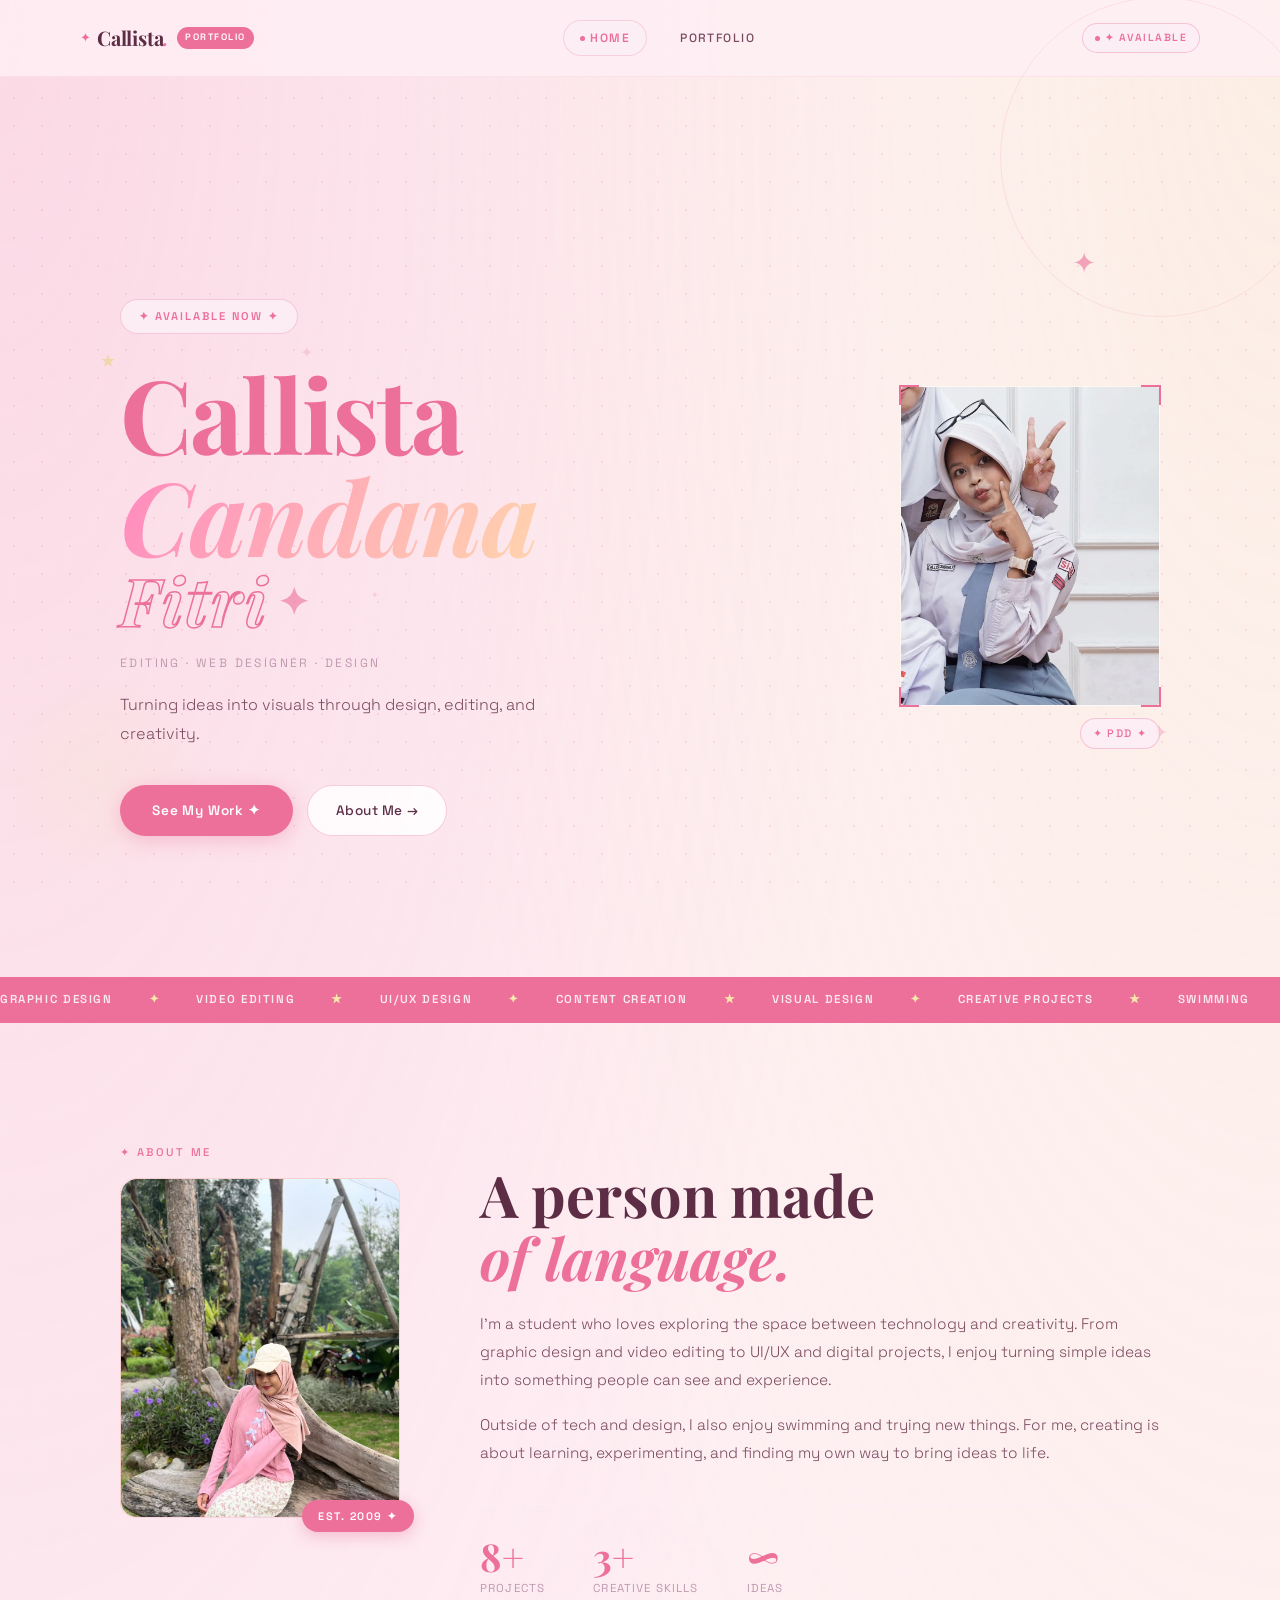
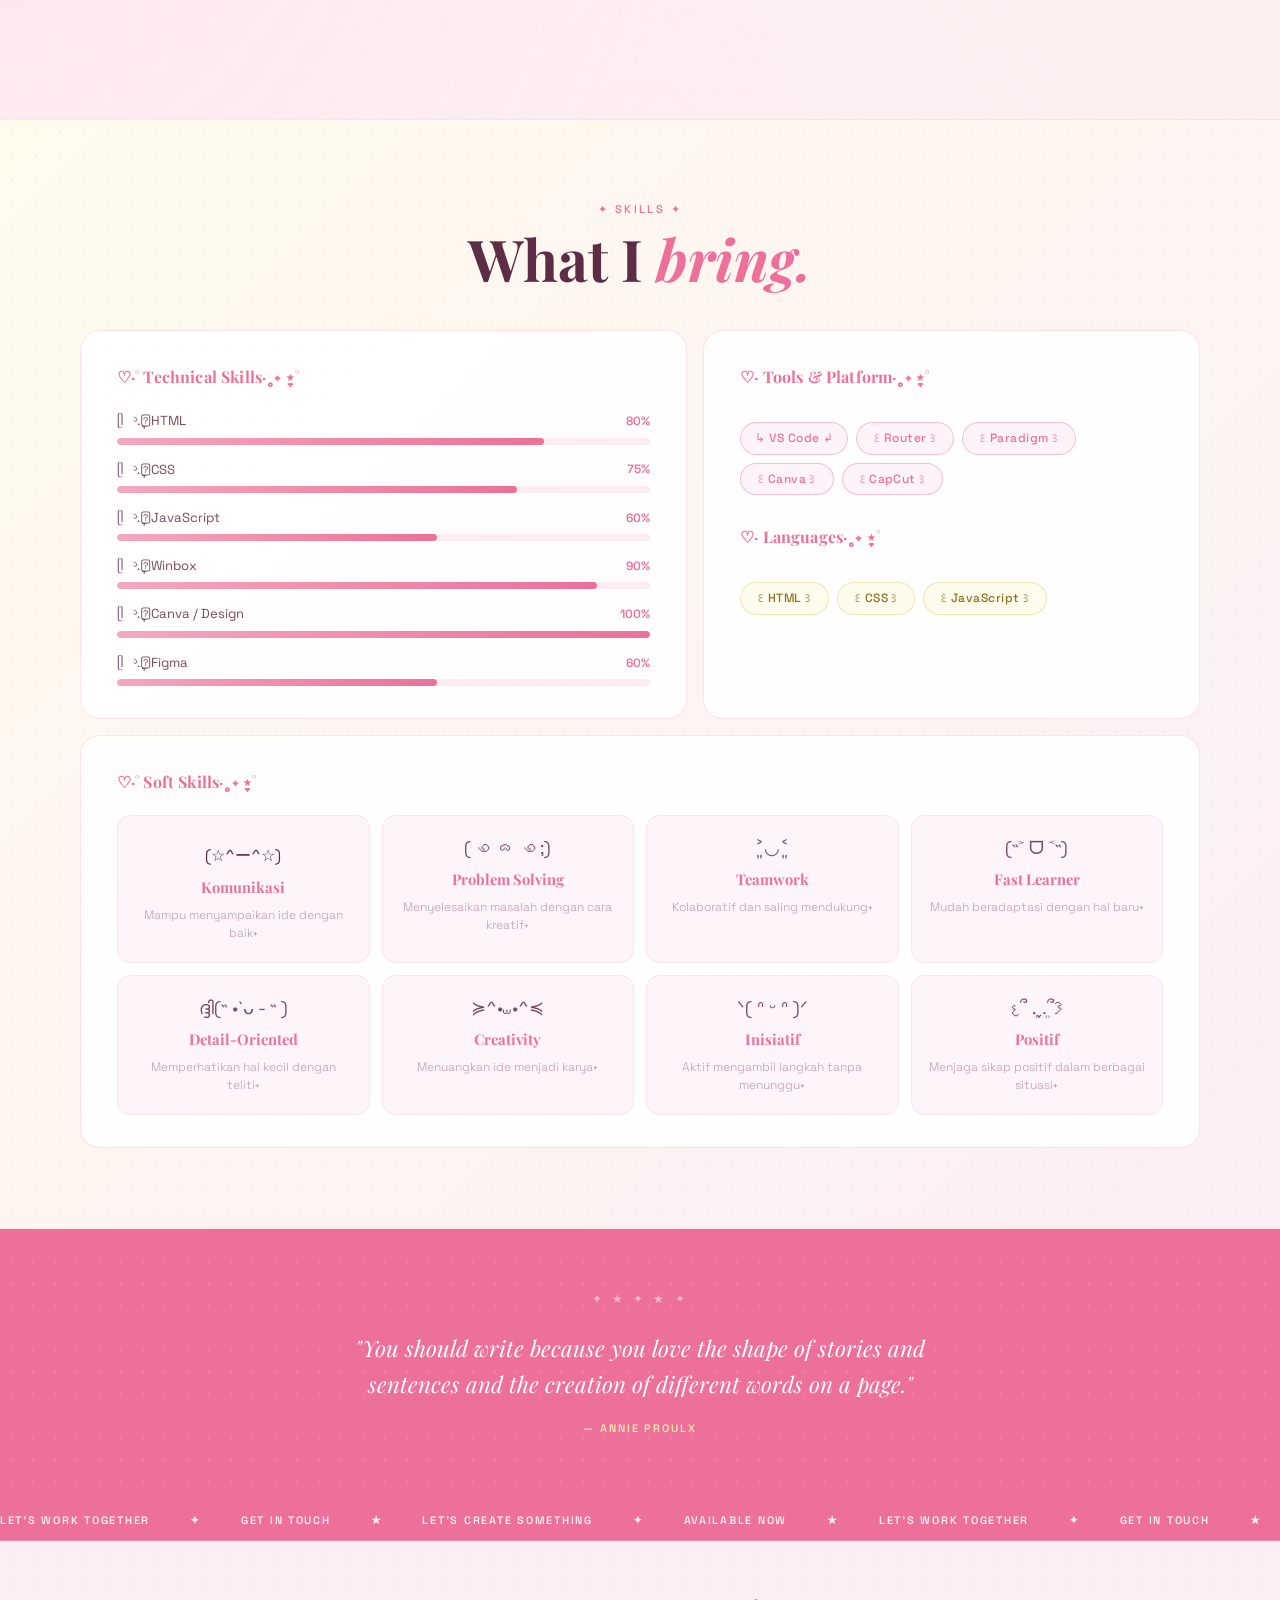
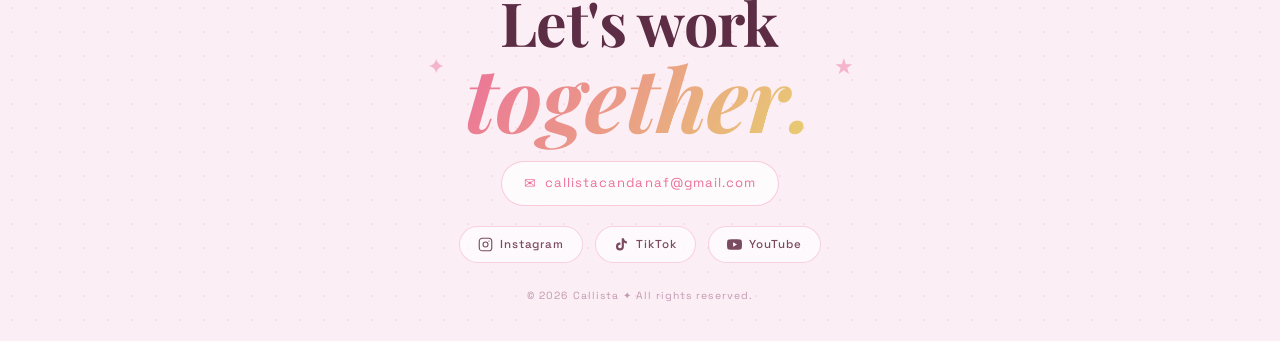
<file: index.html>
<!DOCTYPE html>
<html lang="en">
<head>
  <meta charset="UTF-8" />
  <meta name="viewport" content="width=device-width, initial-scale=1.0" />
  <title>✦ Home — My Portfolio</title>
  <link rel="preconnect" href="https://fonts.googleapis.com" />
  <link rel="preconnect" href="https://fonts.gstatic.com" crossorigin />
  <link href="https://fonts.googleapis.com/css2?family=Space+Grotesk:wght@300;400;500;600;700&family=Playfair+Display:ital,wght@0,700;1,400;1,700&display=swap" rel="stylesheet" />
  <link rel="stylesheet" href="style.css" />
</head>
<body>

  <!-- LOADING SCREEN -->
  <div id="loader">
    <div class="loader-bg"></div>
    <div class="loader-content">
      <div class="loader-stars">
        <span class="star s1">✦</span>
        <span class="star s2">★</span>
        <span class="star s3">✦</span>
        <span class="star s4">✩</span>
        <span class="star s5">★</span>
        <span class="star s6">✦</span>
      </div>
      <div class="loader-logo">
        <span class="loader-name">Callista</span>
        <span class="loader-sub">✦ Portfolio ✦</span>
      </div>
      <div class="loader-bar-wrap">
        <div class="loader-bar">
          <div class="loader-bar-fill"></div>
        </div>
        <span class="loader-percent">0%</span>
      </div>
      <p class="loader-text">Loading your experience...</p>
    </div>
  </div>

  <!-- NAVBAR -->
  <nav class="navbar">
    <div class="nav-logo">
      <span class="nav-logo-star">✦</span>
      <span class="nav-logo-name">Callista<em>.</em></span>
      <span class="nav-logo-tag">portfolio</span>
    </div>
    <ul class="nav-links">
      <li><a href="index.html" class="active">
        <span class="nav-link-dot"></span>Home
      </a></li>
      <li><a href="portfolio.html">
        <span class="nav-link-dot"></span>Portfolio
      </a></li>
    </ul>
    <div class="nav-right">
      <span class="nav-badge">✦ Available</span>
      <button class="hamburger" aria-label="Toggle menu">
        <span></span><span></span><span></span>
      </button>
    </div>
  </nav>

  <!-- HERO -->
  <section id="home">
    <div class="hero">

      <div class="deco deco-star1">✦</div>
      <div class="deco deco-star2">★</div>
      <div class="deco deco-star3">✦</div>
      <div class="deco deco-circle1"></div>
      <div class="deco deco-circle2"></div>

      <div class="hero-inner">
        <div class="hero-left">
          <div class="hero-eyebrow">
            <span class="badge-y2k">✦ Available now ✦</span>
          </div>
          <h1 class="hero-name">
            <span class="hn-first">Callista</span>
            <span class="hn-second">Candana</span>
            <span class="hn-third">Fitri<span class="hn-dot">✦</span></span>
          </h1>
          <p class="hero-role">Editing · Web Designer · Design</p>
          <p class="hero-desc">Turning ideas into visuals through design, editing, and creativity.</p>
          <div class="hero-ctas">
            <a href="portfolio.html" class="btn-y2k">See My Work ✦</a>
            <a href="#about" class="btn-ghost">About Me →</a>
          </div>
        </div>
        <div class="hero-right">
          <div class="hero-img-frame">
            <div class="hero-img-inner">
              <img src="foto/foto1.jpg" alt="Your Photo" />
            </div>
            <div class="frame-corner fc-tl"></div>
            <div class="frame-corner fc-tr"></div>
            <div class="frame-corner fc-bl"></div>
            <div class="frame-corner fc-br"></div>
          </div>
          <div class="hero-img-tags">
            <span class="img-tag">✦ PDD ✦</span>
          </div>
        </div>
      </div>

      <!-- MARQUEE -->
      <!-- MARQUEE -->
    </div><!-- end .hero -->

    <div class="marquee-wrap">
      <div class="marquee-track">
        <span>Graphic Design</span><span class="mx">✦</span>
        <span>Video Editing</span><span class="mx">★</span>
        <span>UI/UX Design</span><span class="mx">✦</span>
        <span>Content Creation</span><span class="mx">★</span>
        <span>Visual Design</span><span class="mx">✦</span>
        <span>Creative Projects</span><span class="mx">★</span>
        <span>Swimming</span><span class="mx">✦</span>
        <span>Graphic Design</span><span class="mx">✦</span>
        <span>Video Editing</span><span class="mx">★</span>
        <span>UI/UX Design</span><span class="mx">✦</span>
        <span>Content Creation</span><span class="mx">★</span>
        <span>Visual Design</span><span class="mx">✦</span>
        <span>Creative Projects</span><span class="mx">★</span>
        <span>Swimming</span><span class="mx">✦</span>
        <span>Graphic Design</span><span class="mx">✦</span>
        <span>Video Editing</span><span class="mx">★</span>
        <span>UI/UX Design</span><span class="mx">✦</span>
        <span>Content Creation</span><span class="mx">★</span>
        <span>Visual Design</span><span class="mx">✦</span>
        <span>Creative Projects</span><span class="mx">★</span>
        <span>Swimming</span><span class="mx">✦</span>
        <span>Graphic Design</span><span class="mx">✦</span>
        <span>Video Editing</span><span class="mx">★</span>
        <span>UI/UX Design</span><span class="mx">✦</span>
        <span>Content Creation</span><span class="mx">★</span>
        <span>Visual Design</span><span class="mx">✦</span>
        <span>Creative Projects</span><span class="mx">★</span>
        <span>Swimming</span><span class="mx">✦</span>
      </div>
    </div>
  </section>

  <!-- ABOUT -->
  <section id="about">
    <div class="about">
      <div class="about-left reveal">
        <p class="sec-tag">✦ About Me</p>
        <div class="about-photo-wrap">
          <div class="about-photo">
            <img src="foto/foto2.jpg" alt="About Me Photo" />
          </div>
          <div class="about-photo-badge">est. 2009 ✦</div>
        </div>
      </div>
      <div class="about-right reveal">
        <h2>A person made<br/><em>of language.</em></h2>
        <p>I’m a student who loves exploring the space between technology and creativity. From graphic design and video editing to UI/UX and digital projects, I enjoy turning simple ideas into something people can see and experience.</p>
        <p>Outside of tech and design, I also enjoy swimming and trying new things. For me, creating is about learning, experimenting, and finding my own way to bring ideas to life.</p>
        <div class="stat-row">
          <div class="stat">
            <strong class="stat-count">10+</strong>
            <span>Projects</span>
          </div>
          <div class="stat">
            <strong class="stat-count">4+</strong>
            <span>Creative Skills</span>
          </div>
          <div class="stat">
            <strong class="stat-infinity">∞</strong>
            <span>Ideas</span>
          </div>
        </div>
      </div>
    </div>
  </section>

  <!-- SKILLS -->
  <section id="skills">
    <div class="skills">
      <div class="skills-header">
        <p class="sec-tag">✦ Skills ✦</p>
        <h2 class="skills-title">What I <em>bring.</em></h2>
      </div>

      <!-- TOP ROW -->
      <div class="sk-top-row">

        <!-- Technical Skills (progress bars) -->
        <div class="sk-box sk-box-tech reveal">
          <h3 class="sk-box-title">♡·˚Technical Skills·˳˖ ִֶָ⋆˚</h3>
          <div class="sk-bars">
            <div class="sk-bar-item">
              <div class="sk-bar-label"><span>ᥫ᭡.ִֶָ𓂃HTML</span><span class="sk-pct">80%</span></div>
              <div class="sk-bar-track"><div class="sk-bar-fill" data-w="80"></div></div>
            </div>
            <div class="sk-bar-item">
              <div class="sk-bar-label"><span>ᥫ᭡.ִֶָ𓂃CSS</span><span class="sk-pct">75%</span></div>
              <div class="sk-bar-track"><div class="sk-bar-fill" data-w="75"></div></div>
            </div>
            <div class="sk-bar-item">
              <div class="sk-bar-label"><span>ᥫ᭡.ִֶָ𓂃JavaScript</span><span class="sk-pct">60%</span></div>
              <div class="sk-bar-track"><div class="sk-bar-fill" data-w="60"></div></div>
            </div>
            <div class="sk-bar-item">
              <div class="sk-bar-label"><span>ᥫ᭡.ִֶָ𓂃Winbox</span><span class="sk-pct">90%</span></div>
              <div class="sk-bar-track"><div class="sk-bar-fill" data-w="90"></div></div>
            </div>
            <div class="sk-bar-item">
              <div class="sk-bar-label"><span>ᥫ᭡.ִֶָ𓂃Canva / Design</span><span class="sk-pct">100%</span></div>
              <div class="sk-bar-track"><div class="sk-bar-fill" data-w="100"></div></div>
            </div>
            <div class="sk-bar-item">
              <div class="sk-bar-label"><span>ᥫ᭡.ִֶָ𓂃Figma</span><span class="sk-pct">60%</span></div>
              <div class="sk-bar-track"><div class="sk-bar-fill" data-w="60"></div></div>
            </div>
          </div>
        </div>

        <!-- Tools & Languages (tags) -->
        <div class="sk-box sk-box-right reveal">
          <div class="sk-tag-group">
            <h3 class="sk-box-title">♡· Tools &amp; Platform·˳˖ ִֶָ⋆˚</h3>
            <div class="sk-tags">
              <span class="sk-tag">↳ VS Code ↲</span>
              <span class="sk-tag">꒰Router꒱</span>
              <span class="sk-tag">꒰Paradigm꒱</span>
              <span class="sk-tag">꒰Canva꒱</span>
              <span class="sk-tag">꒰CapCut꒱</span>
            </div>
          </div>
          <div class="sk-tag-group">
            <h3 class="sk-box-title">♡· Languages·˳˖ ִֶָ⋆˚</h3>
            <div class="sk-tags">
              <span class="sk-tag sk-tag-lang">꒰HTML꒱</span>
              <span class="sk-tag sk-tag-lang">꒰CSS꒱</span>
              <span class="sk-tag sk-tag-lang">꒰JavaScript꒱</span>
            </div>
          </div>
        </div>

      </div>

      <!-- SOFT SKILLS -->
      <div class="sk-soft-wrap reveal">
        <h3 class="sk-box-title sk-soft-title">♡·˚Soft Skills·˳˖ ִֶָ⋆˚</h3>
        <div class="sk-soft-grid">
          <div class="sk-soft-card">
            <span class="sk-kaomoji"></span>(☆^ー^☆)</span>
            <strong>Komunikasi</strong>
            <p>Mampu menyampaikan ide dengan baik˖</p>
          </div>
          <div class="sk-soft-card">
            <span class="sk-kaomoji">( ꩜ ᯅ ꩜;)⁭⁭</span>
            <strong>Problem Solving</strong>
            <p>Menyelesaikan masalah dengan cara kreatif˖</p>
          </div>
          <div class="sk-soft-card">
            <span class="sk-kaomoji">˃͈◡˂͈</span>
            <strong>Teamwork</strong>
            <p>Kolaboratif dan saling mendukung˖</p>
          </div>
          <div class="sk-soft-card">
            <span class="sk-kaomoji">(˵˃ ᗜ ˂˵)</span>
            <strong>Fast Learner</strong>
            <p>Mudah beradaptasi dengan hal baru˖</p>
          </div>
          <div class="sk-soft-card">
            <span class="sk-kaomoji">ദ്ദി(˵ •̀ ᴗ - ˵ )</span>
            <strong>Detail-Oriented</strong>
            <p>Memperhatikan hal kecil dengan teliti˖</p>
          </div>
          <div class="sk-soft-card">
            <span class="sk-kaomoji">≽^•⩊•^≼</span>
            <strong>Creativity</strong>
            <p>Menuangkan ide menjadi karya˖</p>
          </div>
          <div class="sk-soft-card">
            <span class="sk-kaomoji">ᐠ( ᐢ ᵕ ᐢ )ᐟ</span>
            <strong>Inisiatif</strong>
            <p>Aktif mengambil langkah tanpa menunggu˖</p>
          </div>
          <div class="sk-soft-card">
            <span class="sk-kaomoji">𐔌՞ ܸ.ˬ.ܸ՞𐦯</span>
            <strong>Positif</strong>
            <p>Menjaga sikap positif dalam berbagai situasi˖</p>
          </div>
        </div>
      </div>

    </div>
  </section>

  <!-- QUOTE -->
  <section id="quote">
    <div class="quote-section">
      <div class="quote-stars">✦ ★ ✦ ★ ✦</div>
      <blockquote>
        "You should write because you love the shape of stories and sentences and the creation of different words on a page."
      </blockquote>
      <cite>— Annie Proulx</cite>
    </div>
  </section>

  <!-- FOOTER -->
  <footer class="footer">

    <!-- Y2K marquee strip -->
    <div class="footer-marquee">
      <div class="footer-marquee-track">
        <span>Let's work together</span><span class="fmx">✦</span>
        <span>Get in touch</span><span class="fmx">★</span>
        <span>Let's create something</span><span class="fmx">✦</span>
        <span>Available now</span><span class="fmx">★</span>
        <span>Let's work together</span><span class="fmx">✦</span>
        <span>Get in touch</span><span class="fmx">★</span>
        <span>Let's create something</span><span class="fmx">✦</span>
        <span>Available now</span><span class="fmx">★</span>
        <span>Let's work together</span><span class="fmx">✦</span>
        <span>Get in touch</span><span class="fmx">★</span>
        <span>Let's create something</span><span class="fmx">✦</span>
        <span>Available now</span><span class="fmx">★</span>
        <span>Let's work together</span><span class="fmx">✦</span>
        <span>Get in touch</span><span class="fmx">★</span>
        <span>Let's create something</span><span class="fmx">✦</span>
        <span>Available now</span><span class="fmx">★</span>
      </div>
    </div>

    <div class="footer-main">
      <!-- big Y2K heading -->
      <div class="footer-heading-wrap">
        <span class="footer-star-l">✦</span>
        <h2 class="footer-cta">
          <span class="fct-line1">Let's work</span>
          <span class="fct-line2"><em>together.</em></span>
        </h2>
        <span class="footer-star-r">★</span>
      </div>

      <!-- email pill -->
      <a href="mailto:youremail@email.com" class="footer-email">
        <span class="footer-email-icon">✉</span>
        callistacandanaf@gmail.com
      </a>

      <!-- social links -->
      <div class="footer-links">
        <a href="https://www.instagram.com/callistacandana._" target="_blank" rel="noopener" aria-label="Instagram" class="footer-social">
          <svg xmlns="http://www.w3.org/2000/svg" viewBox="0 0 24 24" fill="none" stroke="currentColor" stroke-width="1.8" stroke-linecap="round" stroke-linejoin="round">
            <rect x="2" y="2" width="20" height="20" rx="5" ry="5"/>
            <circle cx="12" cy="12" r="4"/>
            <circle cx="17.5" cy="6.5" r="1" fill="currentColor" stroke="none"/>
          </svg>
          <span>Instagram</span>
        </a>
        <a href="https://www.tiktok.com/@callistaacf" target="_blank" rel="noopener" aria-label="TikTok" class="footer-social">
          <svg xmlns="http://www.w3.org/2000/svg" viewBox="0 0 24 24" fill="currentColor">
            <path d="M19.59 6.69a4.83 4.83 0 0 1-3.77-4.25V2h-3.45v13.67a2.89 2.89 0 0 1-2.88 2.5 2.89 2.89 0 0 1-2.89-2.89 2.89 2.89 0 0 1 2.89-2.89c.28 0 .54.04.79.1V9.01a6.33 6.33 0 0 0-.79-.05 6.34 6.34 0 0 0-6.34 6.34 6.34 6.34 0 0 0 6.34 6.34 6.34 6.34 0 0 0 6.33-6.34V8.69a8.18 8.18 0 0 0 4.78 1.52V6.75a4.85 4.85 0 0 1-1.01-.06z"/>
          </svg>
          <span>TikTok</span>
        </a>
        <a href="https://youtube.com/@callistacandana" target="_blank" rel="noopener" aria-label="YouTube" class="footer-social">
          <svg xmlns="http://www.w3.org/2000/svg" viewBox="0 0 24 24" fill="currentColor">
            <path d="M23.5 6.19a3.02 3.02 0 0 0-2.12-2.14C19.54 3.5 12 3.5 12 3.5s-7.54 0-9.38.55A3.02 3.02 0 0 0 .5 6.19 31.58 31.58 0 0 0 0 12a31.58 31.58 0 0 0 .5 5.81 3.02 3.02 0 0 0 2.12 2.14C4.46 20.5 12 20.5 12 20.5s7.54 0 9.38-.55a3.02 3.02 0 0 0 2.12-2.14A31.58 31.58 0 0 0 24 12a31.58 31.58 0 0 0-.5-5.81zM9.75 15.5V8.5l6.25 3.5-6.25 3.5z"/>
          </svg>
          <span>YouTube</span>
        </a>
      </div>

      <p class="footer-copy">© 2026 Callista ✦ All rights reserved.</p>
    </div>

  </footer>

  <script src="loading.js"></script>
  <script src="main.js"></script>
  <script src="home.js"></script>
</body>
</html>
</file>
<file: style.css>
/* ===========================
   VARIABLES & RESET
=========================== */
:root {
  --pink:        #EC709A;
  --pink-light:  #F4A7C0;
  --pink-pale:   #FCEEF5;
  --yellow:      #F5E8AA;
  --yellow-dark: #E8D070;
  --yellow-pale: #FFFBEC;
  --white:       #FFFFFF;
  --off-white:   #FEF9F5;
  --dark:        #5C2D45;   /* mauve medium — tidak terlalu gelap */
  --mid:         #7A4A60;
  --lite:        #C09AB0;

  --font-main:  'Space Grotesk', sans-serif;
  --font-serif: 'Playfair Display', serif;

  --pad-x:  80px;
  --max-w:  1200px;
  --radius: 16px;
  --trans:  0.3s cubic-bezier(0.25, 0.8, 0.25, 1);
}

*, *::before, *::after { margin: 0; padding: 0; box-sizing: border-box; }
html { scroll-behavior: smooth; }

body {
  font-family: var(--font-main);
  color: var(--dark);
  line-height: 1.7;
  overflow-x: hidden;
  min-height: 100vh;
}

/* ── Y2K BACKGROUND (home page) ── */
body:not(.port-page) {
  background-color: #FEF0F5;
  background-image:
    radial-gradient(ellipse at 0%   0%,   rgba(236,112,154,0.18) 0%, transparent 50%),
    radial-gradient(ellipse at 100% 0%,   rgba(245,232,170,0.22) 0%, transparent 50%),
    radial-gradient(ellipse at 50%  100%, rgba(236,112,154,0.10) 0%, transparent 45%);
  /* removed background-attachment:fixed — causes repaint on scroll */
}

/* dot-grid overlay */
body:not(.port-page)::before {
  content: '';
  position: fixed; inset: 0; z-index: 0;
  background-image: radial-gradient(circle, rgba(236,112,154,0.16) 1px, transparent 1px);
  background-size: 28px 28px;
  pointer-events: none;
}

/* push all direct children above dot-grid */
body:not(.port-page) > * { position: relative; z-index: 1; }

/* spotlight overlay sits above bg but below all content */
body .spotlight-overlay { z-index: 2; }
body > nav,
body > section,
body > .hc-dot,
body > .hc-ring { position: relative; z-index: 3; }

/* loader must stay fixed fullscreen — never override it */
#loader { position: fixed !important; z-index: 9999 !important; }
/* ===========================
   LOADING SCREEN
=========================== */
#loader {
  position: fixed; inset: 0; z-index: 9999;
  display: flex; align-items: center; justify-content: center;
  transition: opacity 0.7s ease, transform 0.7s ease;
}

#loader.hide { opacity: 0; transform: scale(1.04); pointer-events: none; }

.loader-bg {
  position: absolute; inset: 0;
  background: #2A1020;
  background-image:
    radial-gradient(ellipse at 20% 30%, rgba(236,112,154,0.35) 0%, transparent 55%),
    radial-gradient(ellipse at 80% 70%, rgba(245,232,170,0.20) 0%, transparent 55%);
}

.loader-content {
  position: relative; z-index: 1;
  display: flex; flex-direction: column;
  align-items: center; gap: 28px; text-align: center;
}

.loader-stars {
  position: absolute; width: 500px; height: 500px;
  top: 50%; left: 50%; transform: translate(-50%,-50%);
  pointer-events: none;
}

.star { position: absolute; font-size: 1.2rem; animation: star-spin 4s linear infinite; }
.s1 { top: 0;      left: 50%;  color: var(--pink);       animation-delay: 0s; }
.s2 { top: 15%;    right: 5%;  color: var(--yellow);     animation-delay: 0.4s; font-size: 0.9rem; }
.s3 { bottom: 10%; left: 8%;   color: var(--pink-light); animation-delay: 0.8s; }
.s4 { top: 30%;    left: 0;    color: var(--pink-light); animation-delay: 1.2s; font-size: 0.8rem; }
.s5 { bottom: 5%;  right: 10%; color: var(--yellow);     animation-delay: 1.6s; font-size: 1rem; }
.s6 { top: 60%;    right: 0;   color: var(--pink);       animation-delay: 2s;   font-size: 1.4rem; }

@keyframes star-spin {
  0%, 100% { transform: scale(1) rotate(0deg); opacity: 1; }
  50%       { transform: scale(1.5) rotate(180deg); opacity: 0.4; }
}

.loader-logo { display: flex; flex-direction: column; gap: 8px; align-items: center; }

.loader-name {
  font-family: var(--font-serif);
  font-size: 3rem; font-style: italic; font-weight: 700;
  background: linear-gradient(135deg, var(--pink) 0%, var(--pink-light) 50%, var(--yellow) 100%);
  -webkit-background-clip: text; -webkit-text-fill-color: transparent; background-clip: text;
}

.loader-sub { font-size: 0.75rem; letter-spacing: 0.28em; text-transform: uppercase; color: var(--pink-light); }

.loader-bar-wrap { display: flex; flex-direction: column; align-items: center; gap: 8px; width: 260px; }

.loader-bar {
  width: 100%; height: 3px;
  background: rgba(236,112,154,0.2); border-radius: 99px; overflow: hidden;
}

.loader-bar-fill {
  height: 100%; width: 0%;
  background: linear-gradient(90deg, var(--pink), var(--yellow));
  border-radius: 99px; transition: width 0.15s ease;
  box-shadow: 0 0 12px var(--pink);
}

.loader-percent { font-size: 0.72rem; letter-spacing: 0.14em; color: var(--pink); }

.loader-text { font-size: 0.72rem; letter-spacing: 0.2em; text-transform: uppercase; color: rgba(244,167,192,0.5); }

/* ===========================
   NAVBAR
=========================== */
.navbar {
  position: fixed; top: 0; left: 0; right: 0; z-index: 100;
  display: flex; align-items: center; justify-content: space-between;
  padding: 20px var(--pad-x);
  transition: background var(--trans), padding var(--trans), box-shadow var(--trans), border-color var(--trans);
  background: rgba(254,240,245,0.82);
  border-bottom: 1px solid rgba(236,112,154,0.1);
  /* will-change keeps navbar on its own compositing layer */
  will-change: padding, background;
}

.navbar.scrolled {
  background: rgba(254,240,245,0.96);
  /* removed backdrop-filter — causes scroll repaint */
  padding: 14px var(--pad-x);
  border-bottom-color: var(--pink-pale);
  box-shadow: 0 2px 20px rgba(236,112,154,0.08);
}

/* ── LOGO ── */
.nav-logo {
  display: flex; align-items: center; gap: 6px;
  text-decoration: none;
}

.nav-logo-star {
  font-size: 0.8rem; color: var(--pink);
  animation: float 3s ease-in-out infinite;
  display: inline-block;
}

.nav-logo-name {
  font-family: var(--font-serif);
  font-size: 1.25rem; font-weight: 700;
  color: var(--dark); letter-spacing: -0.01em;
  line-height: 1;
}

.nav-logo-name em {
  font-style: italic; color: var(--pink);
}

.nav-logo-tag {
  font-size: 0.58rem; font-weight: 600;
  letter-spacing: 0.16em; text-transform: uppercase;
  color: var(--white);
  background: var(--pink);
  padding: 3px 8px; border-radius: 50px;
  margin-left: 2px;
  align-self: center;
}

/* ── LINKS ── */
.nav-links { list-style: none; display: flex; gap: 6px; }

.nav-links a {
  text-decoration: none;
  display: inline-flex; align-items: center; gap: 5px;
  font-size: 0.75rem; font-weight: 500;
  letter-spacing: 0.12em; text-transform: uppercase;
  color: var(--mid);
  padding: 7px 16px; border-radius: 50px;
  border: 1px solid transparent;
  transition: all var(--trans);
}

.nav-link-dot {
  width: 5px; height: 5px; border-radius: 50%;
  background: var(--pink-pale);
  display: inline-block; flex-shrink: 0;
  transition: background var(--trans), transform var(--trans);
}

.nav-links a:hover {
  color: var(--pink);
  background: var(--pink-pale);
  border-color: rgba(236,112,154,0.2);
}

.nav-links a:hover .nav-link-dot {
  background: var(--pink);
  transform: scale(1.4);
}

.nav-links a.active {
  color: var(--pink);
  background: var(--pink-pale);
  border-color: rgba(236,112,154,0.25);
  font-weight: 600;
}

.nav-links a.active .nav-link-dot {
  background: var(--pink);
}

/* ── RIGHT SIDE ── */
.nav-right {
  display: flex; align-items: center; gap: 12px;
}

.nav-badge {
  font-size: 0.65rem; font-weight: 600;
  letter-spacing: 0.14em; text-transform: uppercase;
  color: var(--pink);
  border: 1px solid rgba(236,112,154,0.35);
  padding: 5px 12px; border-radius: 50px;
  background: rgba(252,238,245,0.8);
  white-space: nowrap;
}

/* pulse dot in badge */
.nav-badge::before {
  content: '';
  display: inline-block;
  width: 5px; height: 5px; border-radius: 50%;
  background: var(--pink);
  margin-right: 5px;
  animation: pulse 2s ease-in-out infinite;
  vertical-align: middle;
}

@keyframes pulse {
  0%, 100% { opacity: 1; transform: scale(1); }
  50%       { opacity: 0.4; transform: scale(0.7); }
}

.hamburger {
  display: none; flex-direction: column; gap: 5px;
  background: none; border: none; cursor: pointer; padding: 4px;
}

.hamburger span {
  display: block; width: 22px; height: 1.5px; background: var(--dark);
  transition: transform var(--trans), opacity var(--trans);
}

.hamburger.is-open span:nth-child(1) { transform: translateY(6.5px) rotate(45deg); }
.hamburger.is-open span:nth-child(2) { opacity: 0; }
.hamburger.is-open span:nth-child(3) { transform: translateY(-6.5px) rotate(-45deg); }

/* ===========================
   UTILITIES
=========================== */
.sec-tag {
  display: block; font-size: 0.7rem; font-weight: 500;
  letter-spacing: 0.22em; text-transform: uppercase;
  color: var(--pink); margin-bottom: 16px;
}
.sec-tag.center { text-align: center; }

h2 {
  font-family: var(--font-serif);
  font-size: clamp(2.2rem, 4.5vw, 3.6rem);
  font-weight: 700; line-height: 1.1; color: var(--dark); margin-bottom: 20px;
}
h2 em { font-style: italic; color: var(--pink); }

.btn-y2k {
  display: inline-flex; align-items: center; gap: 8px;
  padding: 14px 32px; background: var(--pink); color: var(--white);
  border: none; border-radius: 50px; font-family: var(--font-main);
  font-size: 0.85rem; font-weight: 600; letter-spacing: 0.06em;
  text-decoration: none; cursor: pointer;
  position: relative; overflow: hidden;
  transition: transform var(--trans), box-shadow var(--trans);
  box-shadow: 0 4px 20px rgba(236,112,154,0.35);
}
.btn-y2k::before {
  content: ''; position: absolute; top: 0; left: -100%;
  width: 100%; height: 100%;
  background: linear-gradient(90deg, transparent, rgba(255,255,255,0.28), transparent);
  transition: left 0.5s ease;
}
.btn-y2k:hover { transform: translateY(-3px); box-shadow: 0 8px 32px rgba(236,112,154,0.5); }
.btn-y2k:hover::before { left: 100%; }
.btn-y2k.sm { padding: 10px 22px; font-size: 0.78rem; }

.btn-ghost {
  display: inline-flex; align-items: center; gap: 6px;
  padding: 13px 28px; background: rgba(255,255,255,0.85);
  color: var(--dark); border: 1.5px solid rgba(236,112,154,0.35);
  border-radius: 50px; font-family: var(--font-main);
  font-size: 0.85rem; font-weight: 500; letter-spacing: 0.04em;
  text-decoration: none;
  transition: all var(--trans);
}
.btn-ghost:hover { border-color: var(--pink); color: var(--pink); background: var(--pink-pale); }
.btn-ghost.sm { padding: 8px 18px; font-size: 0.78rem; }

.link-arrow {
  text-decoration: none; font-size: 0.82rem; font-weight: 500;
  color: var(--pink); letter-spacing: 0.06em;
  transition: letter-spacing var(--trans);
}
.link-arrow:hover { letter-spacing: 0.12em; }

.badge-y2k {
  display: inline-block; font-size: 0.7rem; font-weight: 600;
  letter-spacing: 0.18em; text-transform: uppercase;
  padding: 7px 18px; border-radius: 50px;
  background: rgba(252,238,245,0.95); color: var(--pink);
  border: 1px solid rgba(236,112,154,0.3);
}

.reveal {
  opacity: 0; transform: translateY(32px);
  transition: opacity 0.65s ease, transform 0.65s ease;
}
.reveal.revealed { opacity: 1; transform: translateY(0); }

/* ===========================
   HERO  (left-right layout — original)
=========================== */
#home { padding-top: 0; }

.hero {
  min-height: 100vh;
  padding: 0 var(--pad-x);
  max-width: var(--max-w);
  margin: 0 auto;
  position: relative;
  display: flex; flex-direction: column; justify-content: center;
  padding-top: 140px; padding-bottom: 60px;
}

/* decorative elements */
.deco { position: absolute; pointer-events: none; z-index: 0; }

.deco-star1 {
  font-size: 1.8rem; color: var(--pink);
  top: 18%; right: 12%;
  animation: float 4s ease-in-out infinite; opacity: 0.6;
}
.deco-star2 {
  font-size: 1.1rem; color: var(--yellow-dark);
  top: 30%; left: 5%;
  animation: float 5s ease-in-out infinite reverse; opacity: 0.5;
}
.deco-star3 {
  font-size: 1.4rem; color: var(--pink-light);
  bottom: 25%; right: 6%;
  animation: float 3.5s ease-in-out infinite; opacity: 0.55;
}
.deco-circle1 {
  width: 320px; height: 320px; border-radius: 50%;
  border: 1px solid rgba(236,112,154,0.14);
  top: -80px; right: -80px;
}
.deco-circle2 {
  width: 200px; height: 200px; border-radius: 50%;
  background: radial-gradient(circle, rgba(245,232,170,0.14) 0%, transparent 70%);
  bottom: 100px; left: -40px;
}

@keyframes float {
  0%, 100% { transform: translateY(0) rotate(0deg); }
  50%       { transform: translateY(-12px) rotate(15deg); }
}

.hero-inner {
  display: flex; align-items: center; justify-content: space-between;
  gap: 60px; position: relative; z-index: 1;
}

.hero-left { flex: 1; max-width: 580px; }

.hero-eyebrow { margin-bottom: 28px; }

.hero-name {
  font-family: var(--font-serif);
  font-size: clamp(3.8rem, 8vw, 7rem);
  font-weight: 700; line-height: 1.0;
  color: var(--dark); margin-bottom: 20px;
  display: flex; flex-direction: column; gap: 0;
}

/* "Callista" — upright, pink solid, biggest */
.hn-first {
  font-style: normal;
  color: var(--pink);
  letter-spacing: -0.02em;
}

/* "Candana" — italic, gradient Sugar Rush palette */
.hn-second {
  font-style: italic;
  background: linear-gradient(120deg, #ff89bf 0%, #ffeea8 100%);
  -webkit-background-clip: text; -webkit-text-fill-color: transparent; background-clip: text;
  letter-spacing: -0.01em;
}

/* "Fitri" — smaller, outline pink */
.hn-third {
  font-style: italic;
  font-size: 0.65em;
  color: transparent;
  -webkit-text-stroke: 1.5px var(--pink);
  letter-spacing: 0.04em;
  display: flex; align-items: center; gap: 10px;
}

.hn-dot {
  font-size: 0.55em;
  color: var(--pink);
  -webkit-text-stroke: 0;
  font-style: normal;
  opacity: 0.6;
  animation: float 3s ease-in-out infinite;
  display: inline-block;
}

.hero-role { font-size: 0.75rem; letter-spacing: 0.2em; text-transform: uppercase; color: var(--lite); margin-bottom: 16px; }

.hero-desc { font-size: 1rem; color: var(--mid); font-weight: 300; line-height: 1.85; margin-bottom: 36px; max-width: 460px; }

.hero-ctas { display: flex; gap: 14px; flex-wrap: wrap; }

.hero-right {
  flex-shrink: 0;
  display: flex; flex-direction: column; align-items: flex-end; gap: 12px;
}

.hero-img-frame { position: relative; width: 260px; height: 320px; }

.hero-img-inner {
  width: 100%; height: 100%;
  background: linear-gradient(145deg, var(--pink-pale), rgba(245,232,170,0.35));
  border-radius: 4px;
  display: flex; align-items: center; justify-content: center;
  font-size: 0.78rem; letter-spacing: 0.1em; color: var(--lite); overflow: hidden;
  border: 1px solid rgba(255,255,255,0.6);
}

.hero-img-inner img {
  width: 100%; height: 100%;
  object-fit: cover; object-position: center top;
  display: block;
}

.frame-corner { position: absolute; width: 20px; height: 20px; border-color: var(--pink); border-style: solid; }
.fc-tl { top: -1px;    left: -1px;  border-width: 2px 0 0 2px; }
.fc-tr { top: -1px;    right: -1px; border-width: 2px 2px 0 0; }
.fc-bl { bottom: -1px; left: -1px;  border-width: 0 0 2px 2px; }
.fc-br { bottom: -1px; right: -1px; border-width: 0 2px 2px 0; }

.hero-img-tags { display: flex; gap: 8px; }

.img-tag {
  font-size: 0.68rem; font-weight: 500; letter-spacing: 0.12em;
  text-transform: uppercase; border: 1px solid rgba(236,112,154,0.35);
  color: var(--pink); padding: 5px 12px; border-radius: 50px;
  background: rgba(252,238,245,0.9);
}

/* MARQUEE */
.marquee-wrap {
  overflow: hidden;
  background: var(--pink);
  padding: 0; position: relative; z-index: 1;
}

.marquee-track {
  display: flex; gap: 36px; white-space: nowrap; width: max-content;
  animation: marquee 25s linear infinite; padding: 13px 0;
}

.marquee-track span {
  font-size: 0.72rem; font-weight: 600;
  letter-spacing: 0.14em; text-transform: uppercase; color: rgba(255,255,255,0.85);
}

.marquee-track .mx { color: var(--yellow); }

@keyframes marquee {
  0%   { transform: translateX(0); }
  100% { transform: translateX(-25%); }
}

/* ===========================
   ABOUT
=========================== */
.about {
  display: flex; gap: 80px;
  padding: 120px var(--pad-x); max-width: var(--max-w); margin: 0 auto;
  align-items: flex-start;
}

.about-left { flex: 0 0 280px; }

.about-photo-wrap { position: relative; margin-top: 16px; }

.about-photo {
  width: 100%; height: 340px;
  background: linear-gradient(145deg, var(--pink-pale), rgba(245,232,170,0.35));
  border: 1px solid rgba(236,112,154,0.2); border-radius: var(--radius);
  display: flex; align-items: center; justify-content: center;
  font-size: 0.78rem; letter-spacing: 0.1em; color: var(--lite);
  overflow: hidden;
}

.about-photo img {
  width: 100%; height: 100%;
  object-fit: cover; object-position: center top;
  display: block; border-radius: var(--radius);
}

.about-photo-badge {
  position: absolute; bottom: -14px; right: -14px;
  background: var(--pink); color: var(--white);
  font-size: 0.68rem; font-weight: 600; letter-spacing: 0.14em;
  text-transform: uppercase; padding: 7px 16px; border-radius: 50px;
  box-shadow: 0 4px 16px rgba(236,112,154,0.4);
}

.about-right { flex: 1; padding-top: 20px; }

.about-right p { font-size: 0.96rem; color: var(--mid); font-weight: 300; line-height: 1.85; margin-bottom: 16px; }

.stat-row {
  display: flex; gap: 48px; margin-top: 36px;
  padding-top: 32px; border-top: 1px solid var(--pink-pale);
}

.stat { display: flex; flex-direction: column; gap: 4px; }

.stat strong { font-family: var(--font-serif); font-size: 2.4rem; font-weight: 700; color: var(--pink); line-height: 1; }

/* projects & skills — bounce pulse, staggered */
.stat-count {
  display: inline-block;
  animation: statBounce 2.4s ease-in-out infinite;
}

.stat:nth-child(2) .stat-count {
  animation-delay: 0.4s;
}

@keyframes statBounce {
  0%   { transform: translateY(0)   scale(1);    color: var(--pink); }
  20%  { transform: translateY(-6px) scale(1.12); color: var(--pink-light); }
  40%  { transform: translateY(0)   scale(1);    color: var(--pink); }
  100% { transform: translateY(0)   scale(1);    color: var(--pink); }
}

/* infinity symbol — continuous pulse + scale animation */
.stat-infinity {
  display: inline-block;
  animation: infinityPulse 2s ease-in-out infinite;
  transform-origin: center;
}

@keyframes infinityPulse {
  0%   { transform: scale(1)    rotate(0deg);  color: var(--pink); }
  25%  { transform: scale(1.15) rotate(5deg);  color: var(--pink-light); }
  50%  { transform: scale(1)    rotate(0deg);  color: var(--pink); }
  75%  { transform: scale(1.15) rotate(-5deg); color: var(--pink-light); }
  100% { transform: scale(1)    rotate(0deg);  color: var(--pink); }
}

.stat span { font-size: 0.72rem; letter-spacing: 0.1em; text-transform: uppercase; color: var(--lite); }

/* ===========================
   SKILLS
=========================== */
.skills {
  padding: 80px var(--pad-x);
  position: relative; overflow: hidden;
  background: linear-gradient(135deg, rgba(255,251,236,0.97) 0%, rgba(252,238,245,0.97) 100%);
  border-top: 1px solid rgba(236,112,154,0.12);
  border-bottom: 1px solid rgba(236,112,154,0.12);
}

.skills::after {
  content: '';
  position: absolute; inset: 0; pointer-events: none;
  background-image: radial-gradient(circle, rgba(236,112,154,0.10) 1px, transparent 1px);
  background-size: 24px 24px;
}

.skills-header {
  text-align: center; margin-bottom: 40px; position: relative; z-index: 1;
}
.skills-header .sec-tag { margin-bottom: 8px; }
.skills-title { color: var(--dark); margin-bottom: 0; }
.skills-title em { color: var(--pink); }

/* ── TOP ROW ── */
.sk-top-row {
  display: grid;
  grid-template-columns: 1.1fr 0.9fr;
  gap: 16px;
  position: relative; z-index: 1;
  max-width: var(--max-w); margin: 0 auto 16px;
}

/* shared box */
.sk-box {
  background: rgba(255,255,255,0.88);
  border: 1px solid rgba(236,112,154,0.18);
  border-radius: 20px;
  padding: 32px 36px;
}

.sk-box-title {
  font-family: var(--font-serif);
  font-size: 1rem; font-weight: 700;
  color: var(--pink); margin-bottom: 20px;
  letter-spacing: 0.01em;
}

.sk-soft-title { color: var(--pink); }

/* ── PROGRESS BARS ── */
.sk-bars { display: flex; flex-direction: column; gap: 14px; }

.sk-bar-item { display: flex; flex-direction: column; gap: 5px; }

.sk-bar-label {
  display: flex; justify-content: space-between; align-items: center;
  font-size: 0.82rem; color: var(--mid); font-weight: 400;
}

.sk-pct { font-size: 0.75rem; color: var(--pink); font-weight: 600; }

.sk-bar-track {
  width: 100%; height: 7px;
  background: rgba(236,112,154,0.12);
  border-radius: 99px; overflow: hidden;
}

.sk-bar-fill {
  height: 100%; width: 0%;           /* animated by JS */
  background: linear-gradient(90deg, var(--pink-light), var(--pink));
  border-radius: 99px;
  transition: width 1.1s cubic-bezier(0.25, 1, 0.3, 1);
}

/* ── RIGHT BOX: tags ── */
.sk-box-right {
  display: flex; flex-direction: column; gap: 28px;
}

.sk-tag-group { display: flex; flex-direction: column; gap: 12px; }

.sk-tags { display: flex; flex-wrap: wrap; gap: 8px; }

.sk-tag {
  font-size: 0.75rem; font-weight: 500;
  color: var(--pink); letter-spacing: 0.04em;
  border: 1px solid rgba(236,112,154,0.4);
  border-radius: 50px; padding: 5px 14px;
  background: rgba(252,238,245,0.7);
  transition: background var(--trans), border-color var(--trans), transform var(--trans);
  cursor: default;
}
.sk-tag:hover {
  background: var(--pink); color: #fff;
  border-color: var(--pink); transform: translateY(-2px);
}

.sk-tag-lang {
  background: rgba(255,251,236,0.9);
  border-color: rgba(232,208,112,0.5);
  color: #8B7020;
}
.sk-tag-lang:hover { background: var(--yellow-dark); border-color: var(--yellow-dark); color: #fff; }

/* ── SOFT SKILLS ── */
.sk-soft-wrap {
  max-width: var(--max-w); margin: 0 auto;
  background: rgba(255,255,255,0.88);
  border: 1px solid rgba(236,112,154,0.18);
  border-radius: 20px; padding: 32px 36px;
  position: relative; z-index: 1;
}

.sk-soft-grid {
  display: grid;
  grid-template-columns: repeat(4, 1fr);
  gap: 12px;
}

.sk-soft-card {
  background: rgba(252,238,245,0.5);
  border: 1px solid rgba(236,112,154,0.12);
  border-radius: 14px; padding: 20px 16px;
  text-align: center; display: flex; flex-direction: column; gap: 6px;
  transition: transform var(--trans), box-shadow var(--trans), background var(--trans);
  overflow: hidden;
}
.sk-soft-card:hover {
  transform: translateY(-4px);
  box-shadow: 0 8px 24px rgba(236,112,154,0.14);
  background: rgba(252,238,245,0.9);
}

.sk-kaomoji {
  font-size: 1.1rem; display: block;
  color: var(--mid); line-height: 1.4;
  transition: transform 0.35s cubic-bezier(0.23,1,0.32,1);
}

/* slide kaomoji to the left on hover */
.sk-soft-card:hover .sk-kaomoji {
  transform: translateX(-6px);
}

.sk-soft-card strong {
  font-family: var(--font-serif);
  font-size: 0.92rem; font-weight: 700;
  color: var(--pink); display: block;
  transition: transform 0.35s cubic-bezier(0.23,1,0.32,1);
}

.sk-soft-card p {
  font-size: 0.75rem; color: var(--lite);
  font-weight: 300; line-height: 1.5; margin: 0;
  transition: transform 0.35s cubic-bezier(0.23,1,0.32,1);
}

/* zoom text slightly on hover */
.sk-soft-card:hover strong,
.sk-soft-card:hover p {
  transform: scale(1.04);
}

/* ── RESPONSIVE ── */
@media (max-width: 768px) {
  .sk-top-row { grid-template-columns: 1fr; }
  .sk-soft-grid { grid-template-columns: repeat(2, 1fr); }
}
@media (max-width: 480px) {
  .sk-soft-grid { grid-template-columns: repeat(2, 1fr); }
  .sk-box { padding: 24px 20px; }
  .sk-soft-wrap { padding: 24px 20px; }
}

/* ===========================
   QUOTE
=========================== */
.quote-section {
  padding: 60px var(--pad-x);
  text-align: center;
  background: var(--pink);
  position: relative; overflow: hidden;
}

.quote-section::before {
  content: ''; position: absolute; inset: 0; pointer-events: none;
  background-image: radial-gradient(circle, rgba(255,255,255,0.14) 1px, transparent 1px);
  background-size: 22px 22px;
}

.quote-stars {
  font-size: 0.75rem; color: rgba(255,255,255,0.5);
  letter-spacing: 0.3em; margin-bottom: 20px; position: relative; z-index: 1;
}

.quote-section blockquote {
  font-family: var(--font-serif);
  font-size: clamp(1rem, 2vw, 1.4rem); font-style: italic;
  color: #fff; line-height: 1.65; max-width: 640px; margin: 0 auto 16px;
  position: relative; z-index: 1;
}

.quote-section cite {
  display: block; font-family: var(--font-main); font-style: normal;
  font-size: 0.68rem; letter-spacing: 0.18em; text-transform: uppercase;
  color: var(--yellow); font-weight: 600; position: relative; z-index: 1;
}

/* ===========================
   FOOTER — Y2K style
=========================== */
.footer {
  background: var(--pink-pale);
  border-top: 2px solid var(--pink);
  position: relative;
  /* no overflow:hidden — it clips footer-main content */
}

.footer::before {
  content: ''; position: absolute; inset: 0; pointer-events: none;
  background-image: radial-gradient(circle, rgba(236,112,154,0.14) 1px, transparent 1px);
  background-size: 24px 24px;
  z-index: 0;
}

/* scrolling marquee strip */
.footer-marquee {
  background: var(--pink);
  overflow: hidden; padding: 11px 0;
  border-bottom: 1px solid rgba(255,255,255,0.2);
  position: relative; z-index: 1;
}

.footer-marquee-track {
  display: flex; gap: 40px; width: max-content; white-space: nowrap;
  animation: marquee 18s linear infinite;
}

.footer-marquee-track span {
  font-size: 0.68rem; font-weight: 600;
  letter-spacing: 0.16em; text-transform: uppercase;
  color: rgba(255,255,255,0.88);
}

.fmx { color: var(--yellow); }

/* main content */
.footer-main {
  padding: 52px var(--pad-x) 36px;
  text-align: center;
  position: relative; z-index: 2;
  display: flex; flex-direction: column; align-items: center; gap: 20px;
}

/* heading wrap with side stars */
.footer-heading-wrap {
  display: flex; align-items: center; justify-content: center;
  gap: 20px; width: 100%;
}

.footer-star-l,
.footer-star-r {
  font-size: 1.4rem; color: var(--pink);
  opacity: 0.45; flex-shrink: 0;
  animation: float 4s ease-in-out infinite;
}
.footer-star-r { animation-direction: reverse; }

.footer-cta {
  font-family: var(--font-serif);
  font-weight: 700; line-height: 0.95;
  color: var(--dark); margin: 0;
  display: flex; flex-direction: column; align-items: center; gap: 2px;
}

.fct-line1 {
  font-size: clamp(2rem, 5vw, 3.8rem);
  letter-spacing: -0.01em;
}

.fct-line2 {
  font-size: clamp(2.6rem, 7vw, 5.5rem);
  line-height: 1;
}

.fct-line2 em {
  font-style: italic;
  background: linear-gradient(120deg, var(--pink) 0%, var(--yellow-dark) 100%);
  -webkit-background-clip: text; -webkit-text-fill-color: transparent; background-clip: text;
}

/* email pill */
.footer-email {
  display: inline-flex; align-items: center; gap: 8px;
  text-decoration: none;
  font-size: 0.82rem; letter-spacing: 0.08em;
  color: var(--pink);
  background: rgba(255,255,255,0.75);
  border: 1.5px solid rgba(236,112,154,0.35);
  border-radius: 50px; padding: 9px 22px;
  transition: all var(--trans);
}
.footer-email:hover {
  background: var(--pink); color: #fff; border-color: var(--pink);
}
.footer-email-icon { font-size: 0.9rem; }

/* social links */
.footer-links {
  display: flex; gap: 12px; justify-content: center; flex-wrap: wrap;
}

.footer-social {
  text-decoration: none;
  display: inline-flex; align-items: center; gap: 7px;
  font-size: 0.72rem; font-weight: 500; letter-spacing: 0.08em;
  color: var(--mid);
  border: 1px solid rgba(236,112,154,0.3);
  padding: 8px 18px; border-radius: 50px;
  background: rgba(255,255,255,0.65);
  transition: all var(--trans);
}

.footer-social svg {
  width: 15px; height: 15px; flex-shrink: 0;
  transition: transform var(--trans);
}

.footer-social:hover {
  background: var(--pink); color: #fff;
  border-color: var(--pink);
  transform: translateY(-3px);
  box-shadow: 0 6px 18px rgba(236,112,154,0.3);
}

.footer-social:hover svg { transform: scale(1.15); }

.footer-copy {
  font-size: 0.65rem; letter-spacing: 0.1em; color: var(--lite);
  margin-top: 4px;
}

/* ===========================
   PORTFOLIO PAGE (shared pieces)
=========================== */
.page-header { padding: 140px var(--pad-x) 60px; max-width: var(--max-w); margin: 0 auto; text-align: center; }

.page-title {
  font-family: var(--font-serif); font-size: clamp(3rem, 8vw, 6rem);
  font-weight: 700; line-height: 1.05; color: var(--dark); margin-bottom: 16px;
}

.page-title em {
  font-style: italic;
  background: linear-gradient(135deg, var(--pink) 0%, var(--yellow-dark) 100%);
  -webkit-background-clip: text; -webkit-text-fill-color: transparent; background-clip: text;
}

.page-sub { font-size: 0.95rem; color: var(--lite); letter-spacing: 0.06em; }

/* ===========================
   RESPONSIVE
=========================== */
@media (max-width: 1024px) {
  :root { --pad-x: 40px; }
  .skills-grid { grid-template-columns: 1fr 1fr; }
}

@media (max-width: 768px) {
  :root { --pad-x: 24px; }

  .hamburger { display: flex; }
  .nav-badge { display: none; }

  .nav-links {
    display: none; position: fixed; inset: 0;
    background: rgba(254,240,245,0.97); backdrop-filter: blur(20px);
    flex-direction: column; align-items: center; justify-content: center;
    gap: 12px; z-index: 90;
  }
  .nav-links.open { display: flex; }
  .nav-links a { font-size: 1rem; padding: 10px 28px; }
  .nav-link-dot { width: 6px; height: 6px; }

  .hero { padding-top: 120px; }
  .hero-inner { flex-direction: column-reverse; gap: 40px; }
  .hero-right { align-self: center; }
  .hero-img-frame { width: 200px; height: 250px; }
  .hero-name { font-size: clamp(2.8rem, 12vw, 5rem); }

  .about { flex-direction: column; padding: 80px var(--pad-x); }
  .about-left { flex: none; width: 100%; max-width: 240px; }

  .skills-grid { grid-template-columns: 1fr 1fr; }

  .page-header { padding: 120px var(--pad-x) 40px; }
  .page-title { font-size: clamp(2.4rem, 10vw, 3.5rem); }
}

@media (max-width: 480px) {
  .skills-grid { grid-template-columns: 1fr; }
  .stat-row { gap: 24px; }
}

/* ===========================
   MOBILE FRIENDLY — COMPREHENSIVE
=========================== */

/* ── 480px and below ── */
@media (max-width: 480px) {

  /* HERO */
  .hero {
    padding-top: 100px;
    padding-bottom: 0;
    min-height: auto;
  }
  .hero-inner {
    flex-direction: column-reverse;
    gap: 28px;
    align-items: center;
    text-align: center;
  }
  .hero-left { max-width: 100%; }
  .hero-right { align-self: center; }
  .hero-img-frame { width: 160px; height: 200px; }
  .hero-name { font-size: clamp(2.4rem, 12vw, 4rem); }
  .hero-ctas { justify-content: center; }
  .hero-desc { font-size: 0.9rem; }
  .hero-img-tags { justify-content: center; }

  /* NAME */
  .hn-first  { font-size: clamp(2.2rem, 11vw, 3.5rem); }
  .hn-second { font-size: clamp(2.2rem, 11vw, 3.5rem); }
  .hn-third  { font-size: clamp(1.4rem, 7vw, 2.2rem); }

  /* ABOUT */
  .about {
    flex-direction: column;
    padding: 60px var(--pad-x);
    gap: 48px;
  }
  .about-left { flex: none; width: 100%; max-width: 220px; margin: 0 auto; }
  .about-right { padding-top: 0; }
  .stat-row { gap: 16px; flex-wrap: wrap; }
  .stat strong { font-size: 1.8rem; }

  /* QUOTE */
  .quote-section { padding: 60px var(--pad-x); }
  .quote-section blockquote { font-size: 1.1rem; }

  /* FOOTER */
  .footer-main { padding: 40px var(--pad-x) 28px; gap: 16px; }
  .footer-cta { font-size: 2rem; }
  .fct-line1 { font-size: 1.6rem; }
  .fct-line2 { font-size: 2.2rem; }
  .footer-links { flex-wrap: wrap; gap: 8px; }
  .footer-marquee-track { gap: 24px; }

  /* NAVBAR */
  .navbar { padding: 14px var(--pad-x); }
  .nav-logo-name { font-size: 1rem; }
  .nav-logo-tag { display: none; }
  .nav-badge { display: none; }

  /* BUTTONS */
  .btn-y2k, .btn-ghost { padding: 11px 22px; font-size: 0.8rem; }

  /* MARQUEE */
  .marquee-track { gap: 24px; }
  .marquee-track span { font-size: 0.65rem; }
}

/* ── 360px and below ── */
@media (max-width: 360px) {
  :root { --pad-x: 16px; }
  .hero-name { font-size: 2rem; }
  .hn-first, .hn-second { font-size: 2rem; }
  .hn-third { font-size: 1.2rem; }
  .hero-img-frame { width: 130px; height: 165px; }
  .footer-cta { font-size: 1.6rem; }
}
</file>
